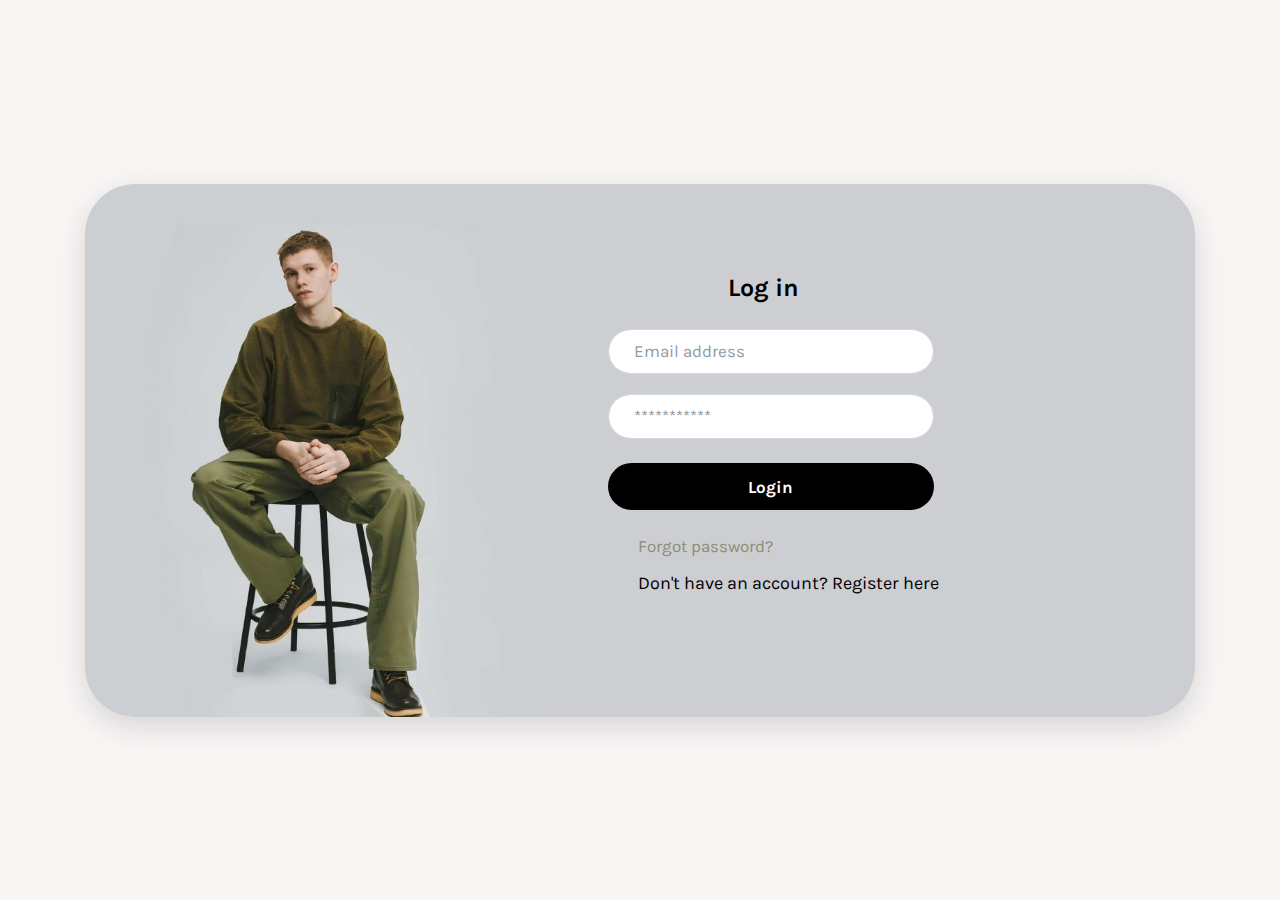
<file: index.html>
<!DOCTYPE html>
<html lang="en">
<head>
  <meta charset="UTF-8">
  <meta name="viewport" content="width=device-width, initial-scale=1.0">
  <meta http-equiv="X-UA-Compatible" content="ie=edge">
  <title>Login Template</title>
  <link href="https://fonts.googleapis.com/css?family=Karla:400,700&display=swap" rel="stylesheet">
  <link rel="stylesheet" href="https://cdn.materialdesignicons.com/4.8.95/css/materialdesignicons.min.css">
  <link rel="stylesheet" href="https://stackpath.bootstrapcdn.com/bootstrap/4.4.1/css/bootstrap.min.css">
  <link rel="stylesheet" href="css/login.css">
</head>
<body>
  <main class="d-flex align-items-center min-vh-100 py-3 py-md-0">
    <div class="container">
      <div class="card login-card">
        <div class="row no-gutters">
          <div class="col-md-5">
            <img src="images/WhatsApp Image 2024-10-02 at 11.32.02_b21bcba7.jpg" class="login-card-img">
          </div>
          <div class="col-md-7">
            <div class="card-body">
              <p class="login-card-description"> <b>Log in</b> </p>
              <form action="#!">
                  <div class="form-group">
                    <label for="email" class="sr-only">Email</label>
                    <input type="email" name="email" id="email" class="form-control" placeholder="Email address">
                  </div>
                  <div class="form-group mb-4">
                    <label for="password" class="sr-only">Password</label>
                    <input type="password" name="password" id="password" class="form-control" placeholder="***********">
                  </div>
                  <input name="login" id="login" class="btn btn-block login-btn mb-4" type="button" value="Login">
                </form>
                <a href="#!" class="forgot-password-link">Forgot password?</a>
                <p class="login-card-footer-text">Don't have an account? <a href="./Register.html" class="text-reset">Register here</a></p>
            </div>
          </div>
        </div>
      </div>
    </div>
  </main>
 </body>
</html>
</file>
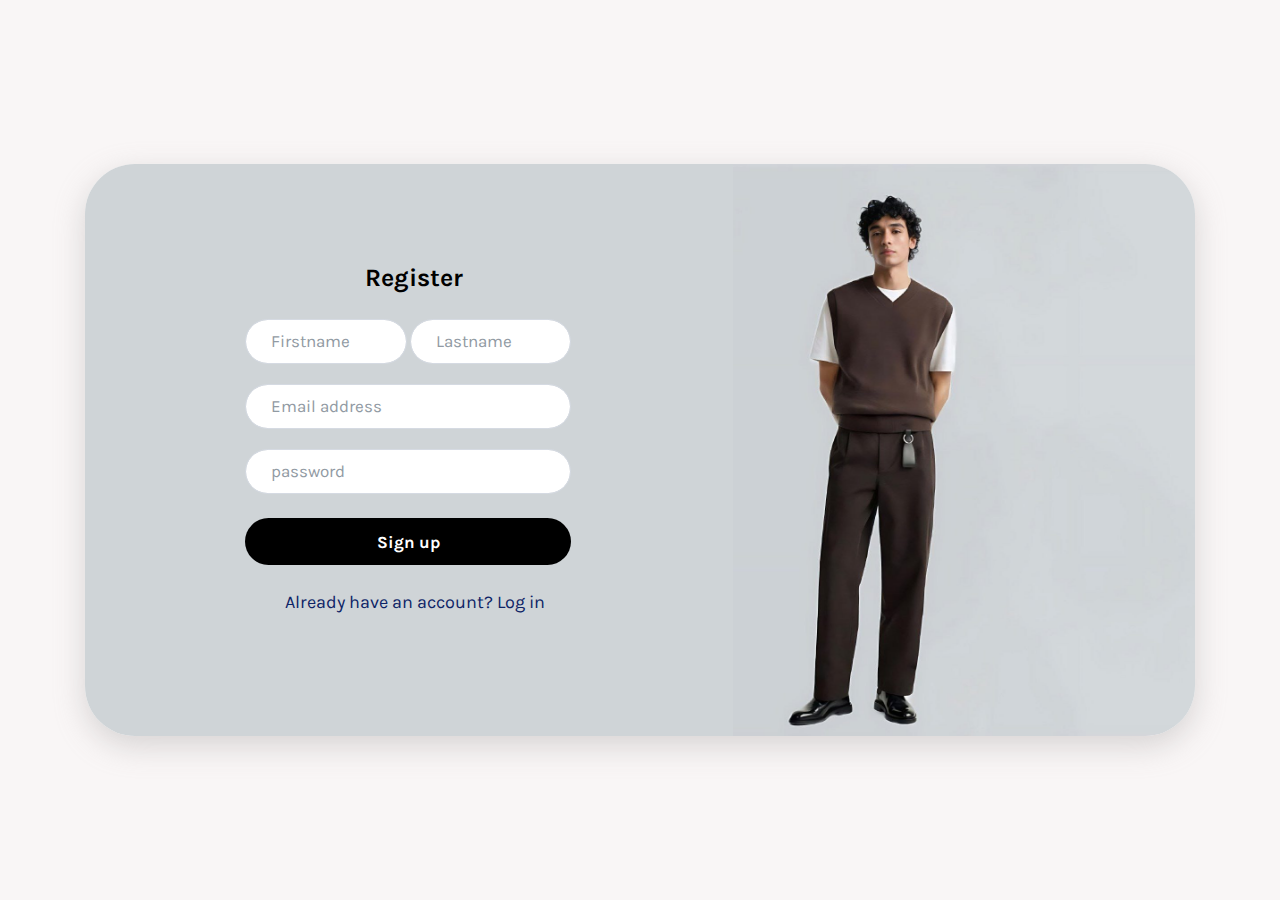
<file: Register.html>
<!DOCTYPE html>
<html lang="en">
<head>
  <meta charset="UTF-8">
  <meta name="viewport" content="width=device-width, initial-scale=1.0">
  <meta http-equiv="X-UA-Compatible" content="ie=edge">
  <title>Register Template</title>
  <link href="https://fonts.googleapis.com/css?family=Karla:400,700&display=swap" rel="stylesheet">
  <link rel="stylesheet" href="https://cdn.materialdesignicons.com/4.8.95/css/materialdesignicons.min.css">
  <link rel="stylesheet" href="https://stackpath.bootstrapcdn.com/bootstrap/4.4.1/css/bootstrap.min.css">
  <link rel="stylesheet" href="css/Register.css">
</head>
<body>
  <main class="d-flex align-items-center min-vh-100 py-3 py-md-0">
    <div class="container">
      <div class="card login-card">
        <div class="row no-gutters">
          <div class="col-md-7">
            <div class="card-body">
              <p class="login-card-description"> <b>Register</b> </p>
              <!---------------------- form ------------------>
              <form action="#!">

                <div class="sa-group">
                  <label for="Name" class="sr-only">Name</label>
                  <input type="text" name="Firstname" id="Firstname" class="form-control" placeholder="Firstname">
                  <input type="text" name="Lastname" id="Lastname" class="form-control" placeholder="Lastname">
                </div>

                  <div class="form-group">
                    <label for="email" class="sr-only">Email</label>
                    <input type="email" name="email" id="email" class="form-control" placeholder="Email address">
                  </div>
                  <div class="form-group mb-4">
                    <label for="password" class="sr-only">Password</label>
                    <input type="password" name="password" id="password" class="form-control" placeholder="password">
                  </div>
                  <input name="Sign up" id="Sign up" class="btn btn-block login-btn mb-4" type="button" value="Sign up">
                </form>
                
                <p class="login-card-footer-text">Already have an account? <a href="index.html" class="text-reset">Log in</a></p>
                
                </nav>
            </div>
          </div>
          <!----------------------------image---------------->
          <div class="col-md-5">
            <img src="images/WhatsApp Image 2024-10-03 at 23.40.40_cbb0ed9c.jpg" class="login-card-img">
          </div>
        </div>
      </div>
    </div>
  </main>
 </body>
</html>
</file>
<file: css/login.css>
body {
  font-family: "Karla", sans-serif;
  background-color: #f9f6f6;
  min-height: 100vh; }
  .col-md-7{

    background-color: #ccced2;
  }
  
.login-card {
  border: 0;
  border-radius: 50px;
  box-shadow: 0 10px 30px 0 rgba(172, 168, 168, 0.43);
  overflow: hidden; }
  .login-card-img {
    border-radius: 0;
    position:absolute;
    width: 100%;
    height: 100%;
    -o-object-fit: cover;
       object-fit: cover; }
  .login-card .card-body {
    padding: 85px 60px 60px; }
    @media (max-width: 422px) {
      .login-card .card-body {
        padding: 35px 24px; } }
  .login-card-description {
    font-size: 25px;
    color: #000;
    font-weight: normal;
    padding-left: 120px;
    margin-bottom: 23px; }
  .login-card form {
    max-width: 326px; }
  .login-card .form-control {
    border: 1px solid #d5dae2;
    border-radius: 50px;
    padding: 15px 25px;
    margin-bottom: 20px;
    min-height: 45px;
    font-size: 17px;
    line-height: 15;
    font-weight: normal; }
    .login-card .form-control::-webkit-input-placeholder {
      color: #919aa3; }
    .login-card .form-control::-moz-placeholder {
      color: #919aa3; }
    .login-card .form-control:-ms-input-placeholder {
      color: #919aa3; }
    .login-card .form-control::-ms-input-placeholder {
      color: #919aa3; }
    .login-card .form-control::placeholder {
      color: #919aa3; }
  .login-card .login-btn {
    padding: 13px 20px 12px;
    background-color: #000;
    border-radius: 50px;
    font-size: 17px;
    font-weight: bold;
    line-height: 20px;
    color: #fff;
    margin-bottom: 24px; }
    .login-card .login-btn:hover {
      border: 1px solid #000;
      background-color: transparent;
      color: #000; }
  .login-card .forgot-password-link {
    font-size: 17px;
    color: #8c8d74;
    padding: 30px;
   
  }
  .login-card-footer-text {
    color: #000;
    font-size: 18px;
    padding: 10px 20px 0px 30px ;
    margin-bottom: 60px; }
    
    @media (max-width: 767px) {
      .login-card-footer-text {
        margin-bottom: 24px; } }
</file>
<file: css/Register.css>
body {
    font-family: "Karla", sans-serif;
    background-color: #f9f6f6;
    min-height: 100vh; }
    .col-md-7{
  
      background-color: #cfd4d7;
    }
    
  .login-card {
    border: 0;
    border-radius: 50px;
    box-shadow: 0 10px 30px 0 rgba(172, 168, 168, 0.43);
    overflow: hidden; }
    .login-card-img {
      border-radius: 0;
      position:absolute;
      width: 100%;
      height: 100%;
      -o-object-fit: cover;
         object-fit: cover; }
    .login-card .card-body {
      padding: 95px 60px 60px 160px; }
      @media (max-width: 422px) {
        .login-card .card-body {
          padding: 35px 24px; } }
    .login-card-description {
      font-size: 25px;
      color: #000;
      font-weight: normal;
      padding-left: 120px;
      margin-bottom: 23px; }

    .sa-group{

      display: flex;
      gap: 3px;
    }

    .login-card form {
      max-width: 326px; }
    .login-card .form-control {
      border: 1px solid #d5dae2;
      border-radius: 50px;
      padding: 15px 25px;
      margin-bottom: 20px;
      min-height: 45px;
      font-size: 17px;
      line-height: 15;
      font-weight: normal; }
      .login-card .form-control::-webkit-input-placeholder {
        color: #919aa3; }
      .login-card .form-control::-moz-placeholder {
        color: #919aa3; }
      .login-card .form-control:-ms-input-placeholder {
        color: #919aa3; }
      .login-card .form-control::-ms-input-placeholder {
        color: #919aa3; }
      .login-card .form-control::placeholder {
        color: #919aa3; }
    .login-card .login-btn {
      padding: 13px 20px 12px;
      background-color: #000;
      border-radius: 50px;
      font-size: 17px;
      font-weight: bold;
      line-height: 20px;
      color: #fff;
      margin-bottom: 24px; }
      .login-card .login-btn:hover {
        border: 1px solid #000;
        background-color: transparent;
        color: #000; }
    
    .login-card-footer-text {
      font-size: 18px;
      color: #0d2366;
      padding: 0 40px;
      margin-bottom: 60px; }
      @media (max-width: 767px) {
        .login-card-footer-text {
          margin-bottom: 24px; } }
</file>
